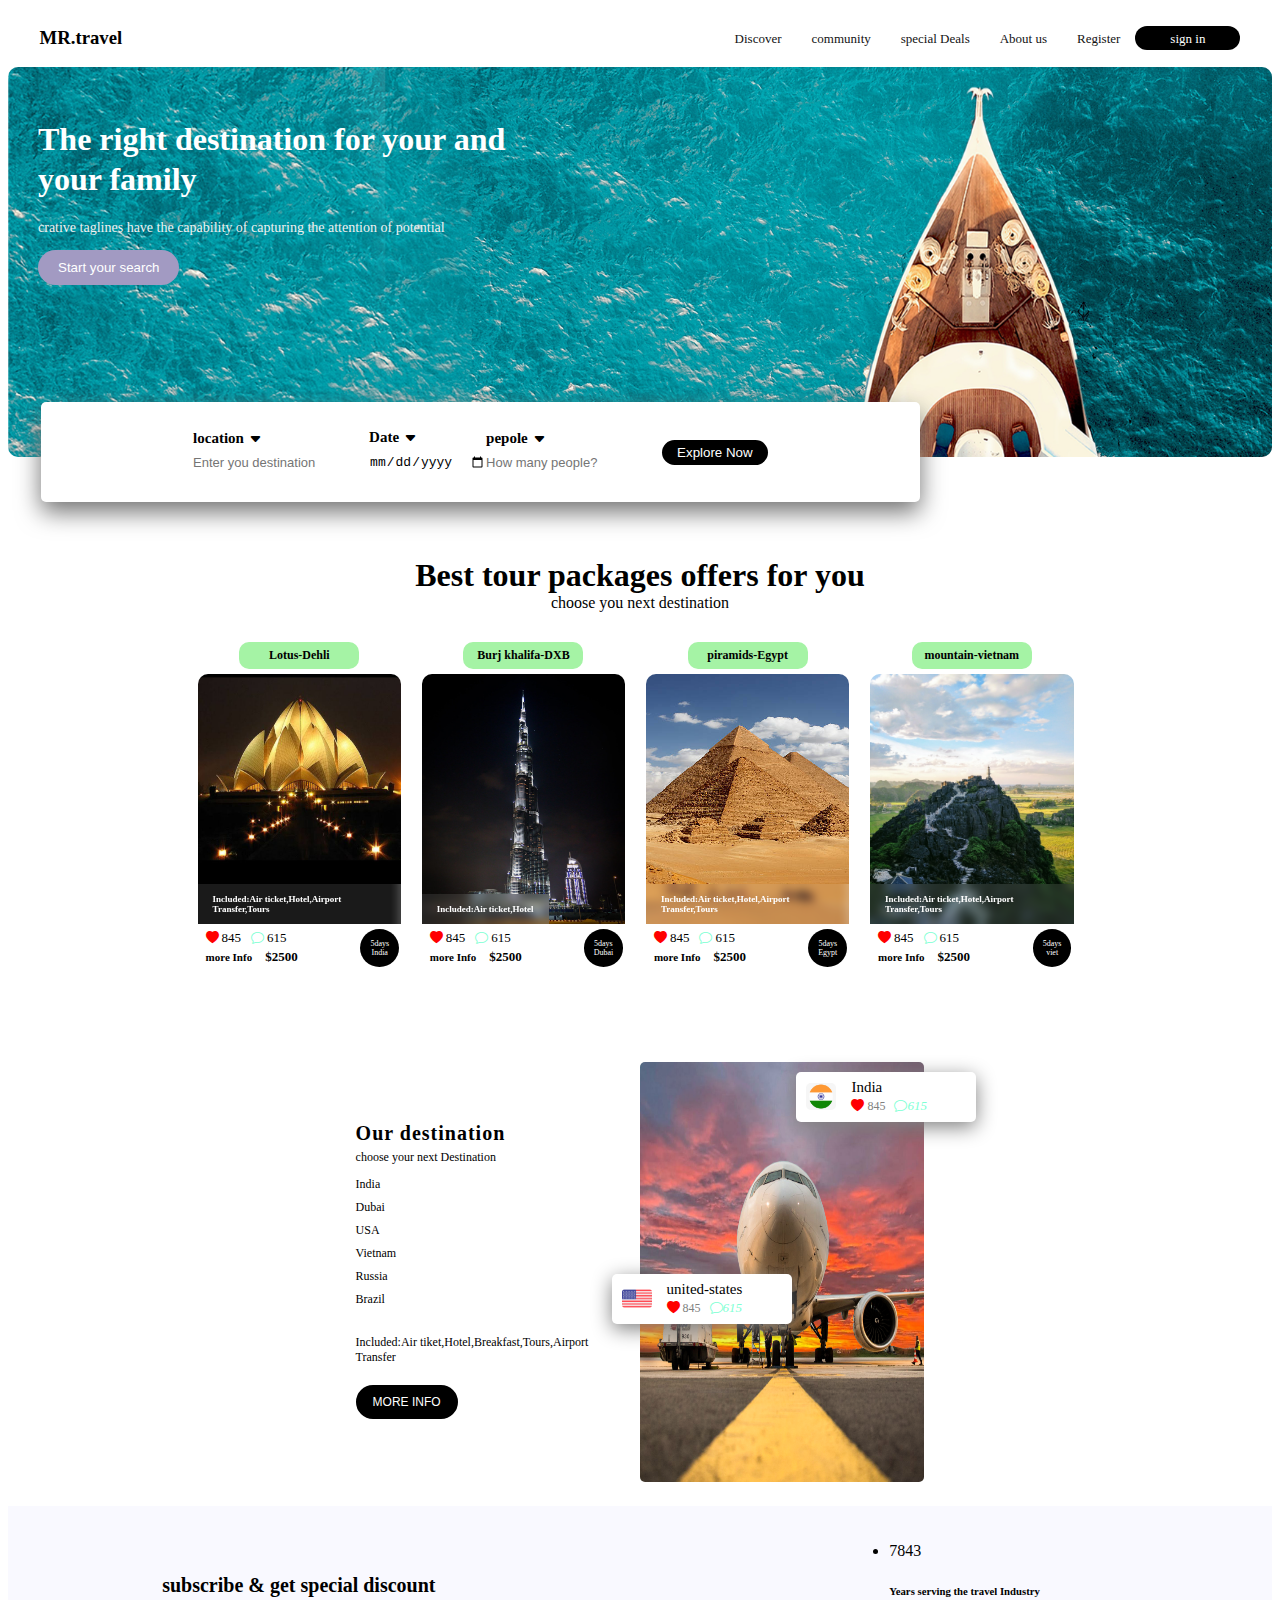
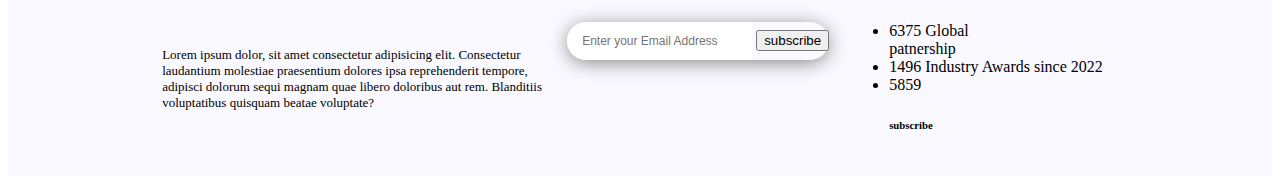
<file: Travel Agency Website/index.html>
<!DOCTYPE html>
<html lang="en">
<head>
    
    <meta charset="UTF-8">
    <meta name="viewport" content="width=device-width, initial-scale=1.0">
    <link rel="stylesheet" href="https://cdn.jsdelivr.net/npm/bootstrap-icons@1.10.5/font/bootstrap-icons.css">
    <link href="https://cdn.jsdelivr.net/npm/bootstrap@5.3.0/dist/css/bootstrap.min.css" rel="stylesheet" integrity="sha384-9ndCyUaIbzAi2FUVXJi0CjmCapSmO7SnpJef0486qhLnuZ2cdeRhO02iuK6FUUVM" crossorigin="anonymous">
    <link rel="stylesheet" href="style.css">
    <title>Travel Agency Website</title>
</head>
<body>
    <header>
        <div class="navbar">
        <nav>
            <h3>MR.travel</h3>
            <ul>
                <li><a href="#">Discover</a></li>
                <li><a href="#">community</a></li>
                <li><a href="#">special Deals</a></li>
                <li><a href="#">About us</a></li>
                <li><a href="saurabh.html">Register</a></li>
                <li><a href="login.html">sign in</a></li>
            </ul>
            <i class="bi bi-three-dots"></i>

        </nav>
    </div>

        <div class="content">
            <div class="cont_bx">
                <h1>The right destination for your and your family</h1>
                <p>crative taglines have the capability of capturing the attention of potential</p>
                <button>Start your search</button> 
        </div>

        <div class="trip_bx">
            <div class="search_bx">
                <div class="card no-border">
                <h4>location<i class="bi bi-caret-down-fill"></i></h4>
                <input type="text" placeholder="Enter you destination">
            </div>
            <div class="card no-border">
                <h4>Date<i class="bi bi-caret-down-fill"></i> </h4>
                <input type="date">
            </div>
            <div class="card no-border">
                <h4>pepole<i class="bi bi-caret-down-fill"></i></h4>
                <input type="number" placeholder="How many people?">
            </div>
            <input type="button" value="Explore Now">
            
        </div>
        </div>
        </div>
        </div>
        
            
    
</header> 
<div class="offers">
            <h1>Best tour packages offers for you</h1>
            <p>choose you next destination</p>
            <div class="cards">
                <div class="card">
                    <h3>Lotus-Dehli</h3>
                    <div class="img_text">
                        <img src="img/lotus_temple.jpg" alt="lotus">
                <h4>Included:Air ticket,Hotel,Airport Transfer,Tours</h4>
                    </div>
                    <div class="dehli_bx">
                        <div class="price">
                            <div class="heart_chat">
                                <i class="bi bi-heart-fill"><span>845</span></i>
                                <i class="bi bi-chat"><span>615</span></i> 
                            </div>
                            <div class="info_price">
                                <a href="">more Info</a>
                                <h4>$2500</h4>
                            </div>
                            
                        </div>
                        <div class="dayes">5days<br>India</div>

                    </div>
                </div> 
                <div class="card">
                    <h3>Burj khalifa-DXB</h3>
                    <div class="img_text">
                        <img src="img/burjkhlifa.jpg" alt="Burj khalifa">
                <h4>Included:Air ticket,Hotel</h4>
                    </div>
                    <div class="dehli_bx">
                        <div class="price">
                            <div class="heart_chat">
                                <i class="bi bi-heart-fill"><span>845</span></i>
                                <i class="bi bi-chat"><span>615</span></i> 
                            </div>
                            <div class="info_price">
                                <a href="">more Info</a>
                                <h4>$2500</h4>
                            </div>
                            
                        </div>
                        <div class="dayes">5days<br>Dubai</div>

                    </div>
                </div>  
                <div class="card">
                    <h3>piramids-Egypt</h3>
                    <div class="img_text">
                        <img src="img/piramids.jpg" alt="piramids-Egypt">
                <h4>Included:Air ticket,Hotel,Airport Transfer,Tours</h4>
                    </div>
                    <div class="dehli_bx">
                        <div class="price">
                            <div class="heart_chat">
                                <i class="bi bi-heart-fill"><span>845</span></i>
                                <i class="bi bi-chat"><span>615</span></i> 
                            </div>
                            <div class="info_price">
                                <a href="">more Info</a>
                                <h4>$2500</h4>
                            </div>
                            
                        </div>
                        <div class="dayes">5days<br>Egypt</div>

                    </div>
                </div> 
                <div class="card">
                    <h3>mountain-vietnam</h3>
                    <div class="img_text">
                        <img src="img/mountain.jpg" alt="mountain-vietnam">
                <h4>Included:Air ticket,Hotel,Airport Transfer,Tours</h4>
                    </div>
                    <div class="dehli_bx">
                        <div class="price">
                            <div class="heart_chat">
                                <i class="bi bi-heart-fill"><span>845</span></i>
                                <i class="bi bi-chat"><span>615</span></i> 
                            </div>
                            <div class="info_price">
                                <a href="">more Info</a>
                                <h4>$2500</h4>
                            </div>
                            
                        </div>
                        <div class="dayes">5days<br>viet</div>

                    </div>
                </div> 
                    
            </div>
        </div>
        <div class="destination">
            <div class="des_bx">
            <h4>Our destination</h4>
            <p>choose your next Destination</p>
            <li>India</li>
            <li>Dubai</li>
            <li>USA</li>
            <li>Vietnam</li>
            <li>Russia</li>
            <li>Brazil</li>
            <h6>Included:Air tiket,Hotel,Breakfast,Tours,Airport Transfer </h6>
            <button>MORE INFO</button>
        </div>

            <div class="img_bx">
                <img src="img/Main_plan.png" alt="plan">
                <div class="msg">
                    <img src="icon/round_india_flag.png" alt="india">
                    <div class="cont">
                    <h4>India</h4>
                    <div class="icon">
                        <i class="bi bi-heart-fill"><span>845</span></i>
                                <i class="bi bi-chat"><span>615</span></i> 
                            </div>

                    </div>
                </div>
                <div class="msg">
                    <img src="icon/united-states.png" alt="united-states">
                    <div class="cont">
                    <h4>united-states</h4>
                    <div class="icon">
                        <i class="bi bi-heart-fill"><span>845</span></i>
                                <i class="bi bi-chat"><span>615</span></i> 
                            </div>

                    </div>
                </div>
            </div>


        </div>
        <footer class="flex">
            
        <div class="fotp">         
                 <h2>subscribe &  get special discount</h2>
            <p>Lorem ipsum dolor, sit amet consectetur adipisicing elit. Consectetur laudantium molestiae praesentium dolores ipsa reprehenderit tempore, adipisci dolorum sequi magnam quae libero doloribus aut rem. Blanditiis voluptatibus quisquam beatae voluptate?</p>
        </div>  
        
            <div class="input">
                <input type="text" placeholder="Enter your Email Address">
                <button>subscribe</button>
            </div>
        <div class="fot">        
                  <ul>
                <li>7843 <h6>Years serving the travel Industry</h6> </li>
                <li>6375 </h6> Global <br> patnership </h6> </li>
                <li>1496 </h6> Industry Awards since 2022</h6> </li>
                <li>5859 <h6>subscribe</h6></li>
            </ul>
        </div>
 

        </footer>

    <script src="app.js"></script>
    
</body>
</html>
</file>
<file: Travel Agency Website/style.css>
@import url('https://fonts.googleapis.com/css2?family=Poppins:ital,wght@0,500;0,600;0,700;0,800;0,900;1,400;1,500;1,600;1,700;1,800;1,900&display=swap');
/**{
    padding:0;
    margin:0;
    box-sizing: border-box;
} */
body
{
    font-family:Poppins', sans-serif;
}

 
/* header
{
    width: 80%;
    height:100vh;
    border:1px solid#000;
    margin: auto;
} */

header nav{
    width: 95%;
    height: 7%;
    /* border: 1px solid #000; */
    margin:auto;
    display: flex;
    align-items: center;
    justify-content: space-between;
}
header nav ul{
    list-style: none;
    display: flex;
}
header nav ul li {
    padding: 3px 15px;
}
header nav ul li:nth-last-child(1){
    background: #000;
    border-radius:20px;
    
}
header nav ul li:nth-last-child(1) a{
    color:#fff;
    padding:5px 20px;
}
header nav ul li a{
    text-decoration: none;
    color: #121213;
    font-size:13px;
    font-weight: 500;
    transition: .3s linear;
}
header nav ul li a:hover{
    color:gray;
}
header nav .bi-three-dots{
    display: none;
}
.content{
    position: relative;
    width: 100%;
    height: 93%;
    padding-bottom: 10px;
    /* border:1px solid #000; */
}
.content::before{
    content:'';
    position: absolute;
    width: 100%;
    height: 100%;
    /*border: 1px solid #000;*/
    background: url('img/background1.png') center center/cover;
    border-radius: 10px;
    z-index: -1;
    }

   .cont_bx {
        width: 500px;
        height: auto;
        color: #fff;
        padding: 30px;


    }
     .cont_bx h1{
        line-height: 40px;
        font-weight: 800;
        
    }
   .cont_bx p{
        font-weight: 400;
        font-size: 14px;
        color: rgb(241, 241, 241);
        
    }
     .cont_bx button{
        margin-top: 0px;
        margin-bottom: 5px;
        padding: 10px 20px;
        border-radius: 20px;
        border: 2px #000;
        background: #a29ac2;
        color:#fff;
        outline: none;
        cursor:pointer;
        transition: .3s linear;

    }
 .cont_bx button:hover{
        background: rgb(113,113,113);
        border: 2px solid rgb(113,113,113);

    }
     .trip_bx{
        position: relative;
        width: 85%;
        height: auto;
        top:-30px;
        margin-left: 1%;
        margin-top: 10%;
        
        /* border: 1px solid #000;*/
    }
     .search_bx
    {
        position: absolute;
        top: -25px;
        bottom: 20px;
        left: 20px;
        width: 80%;
        height: 80px;
        display: flex;
        align-items: center;
        justify-content: center;
        background: #fff;
        border-radius: 5px;
        box-shadow: 0px 10px 25px rgb(114,114,114);
        z-index: 1;
        
    margin-top: 1%;

        padding:10px 10px;
    }

.cards
    {
        width: 150px;
        height: 100%;
        /*border: 1px solid #000;*/


    }
    .card{
        border: none;
    }
    .card h4{
        font-size: 15px;
        margin: 0;
        font-weight: 700;
    }
.card h4 .bi{
        position: absolute;
        font-size: 13px;
        margin: 2px 0px 0px 5px;
        transition: .3s linear;
    }
    .card input{
        margin-top: 3px;
        padding:5px 0px;
        border: none;
        outline: none;
        font-size: 13px;
    }
     input[type="button"]
    {
        background: #000;
        color: #fff;
        border: none;
        outline: none;
        padding: 5px 15px;
        border-radius:20px;
        transition: .3s linear;
        cursor:pointer;
    }
    input[type="button"]:hover
    {
     background: gray;
    }
    
    .offers
    {
        width: 70%;
        height: auto;
        /*border: 1px solid #000;*/
        margin: auto;
        margin-top: 100px;
    }
    .offers h1 {
        font-weight: 600;
        text-align: center;
        margin: 0;
    }
    .offers p {
        font-weight: 500;
        text-align: center;
        margin: 0;
    }
    .offers .cards
    {
        margin-top: 20px;
        display: flex;
        align-items: center;
        justify-content: space-between;
        /*border: 1px solid #000;*/
        width: 100%;
        flex-wrap: wrap;

    }
    .offers .cards .card
    {
        position: relative;
        width: 350px;
        height: 350px;
       /* border: 1px solid #000;*/
        flex-basis: 23%; 
  margin-right: 1%;
  margin-top: 10px;

    }
    .offers .cards .card h3
    {
        width: 120px;
        padding: 6px 0px;
        background: rgb(165, 243, 165);
        border-radius: 10px;
        font-size: 12px;
        display: grid;
        place-items: center;
        margin:auto;
    }
    .offers .cards .card .img_text
    {
        position: relative;
        width: 100%;
        height: 250px;
        margin-top: 5px;
    }
    .offers .cards .card .img_text img{
        position: relative;
        width: 100%;
        height: 100%;
        border-radius: 10px 10px 0px 0px;


    }
    .offers .cards .card .img_text h4{
        position: absolute;
        font-size: 9px;
        padding: 10px 15px;
        margin: 0;
        bottom: 0;
        color: #fff ;
        z-index: 2;
    }
    .offers .cards .card .img_text h4::before{
        content:'';
        position: absolute;
        width: 100%;
        height:100%;
        background: rgb(255,255,255,.1);
        backdrop-filter: blur(5px);
        z-index: -1;
        bottom: 0;
        left:0;
    }
     .dehli_bx{
        width: 99%;
        display: flex;
        align-items:center;
        justify-content: space-between;
       /* border:1px solid gray; */
        padding:5px 0px;
        border-radius: 0px 0px 5px 5px ;
    }
    .dehli_bx .price, .days{
        margin:0px 8px;
    }
    .dehli_bx .price .heart_chat {
        display: flex;
        align-items: center;

    }
    .dehli_bx .price .heart_chat i:nth-last-child(1){
        color:aquamarine;
        font-size: 13px;
        margin-right: 10px;

    }
    .dehli_bx .price .heart_chat i span{
       
        color:#000;
        font-size: 13px;
        margin-left: 3px;
        font-style: normal;
    }
    .dehli_bx .price .heart_chat i:nth-last-child(2){
        color:red;
        font-size: 13px;
        margin-right: 10px;
    }
    .dehli_bx .price .info_price{
        display: flex;
        align-items: center;
        margin-top: 3px;
    }
    .dehli_bx .price .info_price a{
        text-decoration: none;
        color: black;
        font-weight: 700;
        font-size: 11px;
        transition: .3s linear;
        margin-right: 13px;

    }
    .dehli_bx .price .info_price a:hover
    {
        color: gray;
    }
    .dehli_bx .price .info_price h4{
        margin: 0;
        font-size: 13px;
    }
    .dehli_bx .dayes{
        color: #fff;
        background: black;
        font-size: 8px;
        border-radius: 50%;
        padding: 10px;
        text-align: center;
        cursor: pointer;
        transition: .3s linear;
    }
    .dehli_bx .dayes:hover{
        transform: rotate(360deg);
    }
    .no-border{
        border-style: none;
     }
    .destination{
        width:45%;
        height: auto;
        /*border: 1px solid #000;*/
        margin:auto;
        margin-top: 70px;
        display: flex;
        align-items: center;
        justify-content: center;
     }
     .destination .des_bx , .img_bx {
        position: relative;
        width: 50%;
        height: auto;
     /* border:1px solid #000;*/ }
    
     .destination .des_bx h4{
            margin: 0;
            font-size: 20px;
            color:#000;
            line-height: 10px;
            letter-spacing: 1px;

     }
     .destination .des_bx p{
        font-size: 12px;

     }
     .destination .des_bx li{
        list-style-type: none;
        padding: 0px 0px 8px 0px;
        font-size: 12px;
        font-weight: 500;
     }
     .destination .des_bx h6{
        width: 250px;
        font-size: 12px;
        font-weight: 500;
        margin: 20px 0px;

     }
     .destination .des_bx button{
        font-size: 12px;
        padding: 8px 15px;
        border-radius: 20px;
        background: #000;
        color: #fff;
        border: 2px solid #000;
        cursor: pointer;
        transition: .3s linear;
     }
     .destination .des_bx button:hover
     {
        background: gray;
        border: 2px solid gray;
     }
     .destination .img_bx img{
        width: 100%;
        height: 420px;
        border-radius : 5px;

     }
     .destination .img_bx .msg {
        position: absolute;
        top: 50%;
        left: -10%;
        width: 160px;
        height: 50px;
        background: #fff;
        box-shadow: 0px 5px 20px gray;
        display: flex;
        align-items: center;
        padding: 0px 10px;
        border-radius: 5px;
     }
     .destination .img_bx .msg:nth-child(2){
        top: 10px;
        left:55%;
     }
     .destination .img_bx .msg img{
        width: 30px;
        height: 55%;

     }
     .destination .img_bx .msg .cont{
            margin-left: 15px;
     }
     .destination .img_bx .msg .cont h4{
        margin: 0;
        font-size: 15px;
        font-weight: 500;
     }
     .destination .img_bx .msg .cont .bi:nth-child(1){
        color: red;
        margin-right:5px ;
        font-size: 13px;
     }
     .destination .img_bx .msg .cont .bi:nth-child(1) span{
        font-style: normal;
        margin-left: 3px;
        font-size: 12px;
        color: gray;

     }
     .destination .img_bx .msg .cont .bi:nth-child(2){
        color: aquamarine;
        margin-right:5px ;
        font-size: 13px;
     }
     footer{
        width: 100%;
        height: auto;
        background: rgb(249,249,255);
        margin-top: 20px;
        align-items: center;
        display: flex;
        justify-content: center;
        flex-direction: column;
        font-size: 1rem;
     }
     footer h2 {
        
        margin-bottom: 50px;
        font-weight: 600;
        font-size: 20px;

     }
     footer p{
       
        width: 400px;
        font-size:13px;

     }
     footer .input{
        box-shadow: 0px 3px 20px -1px gray;
        border-radius: 20px;

     }
     footer .input input
     {
        padding: 12px 15px;
        border:none;
        outline: none;
        font-size: 12px;
        border-radius: 20px 0px 0px 20px;
     }
     .flex
     {
        display: flex;
        justify-content: center;
        flex-direction: row;
        gap: 4;
     }
     .fot{
        padding: 20px;
     }
     .fotp{
        padding: 5px;
     }
</file>
